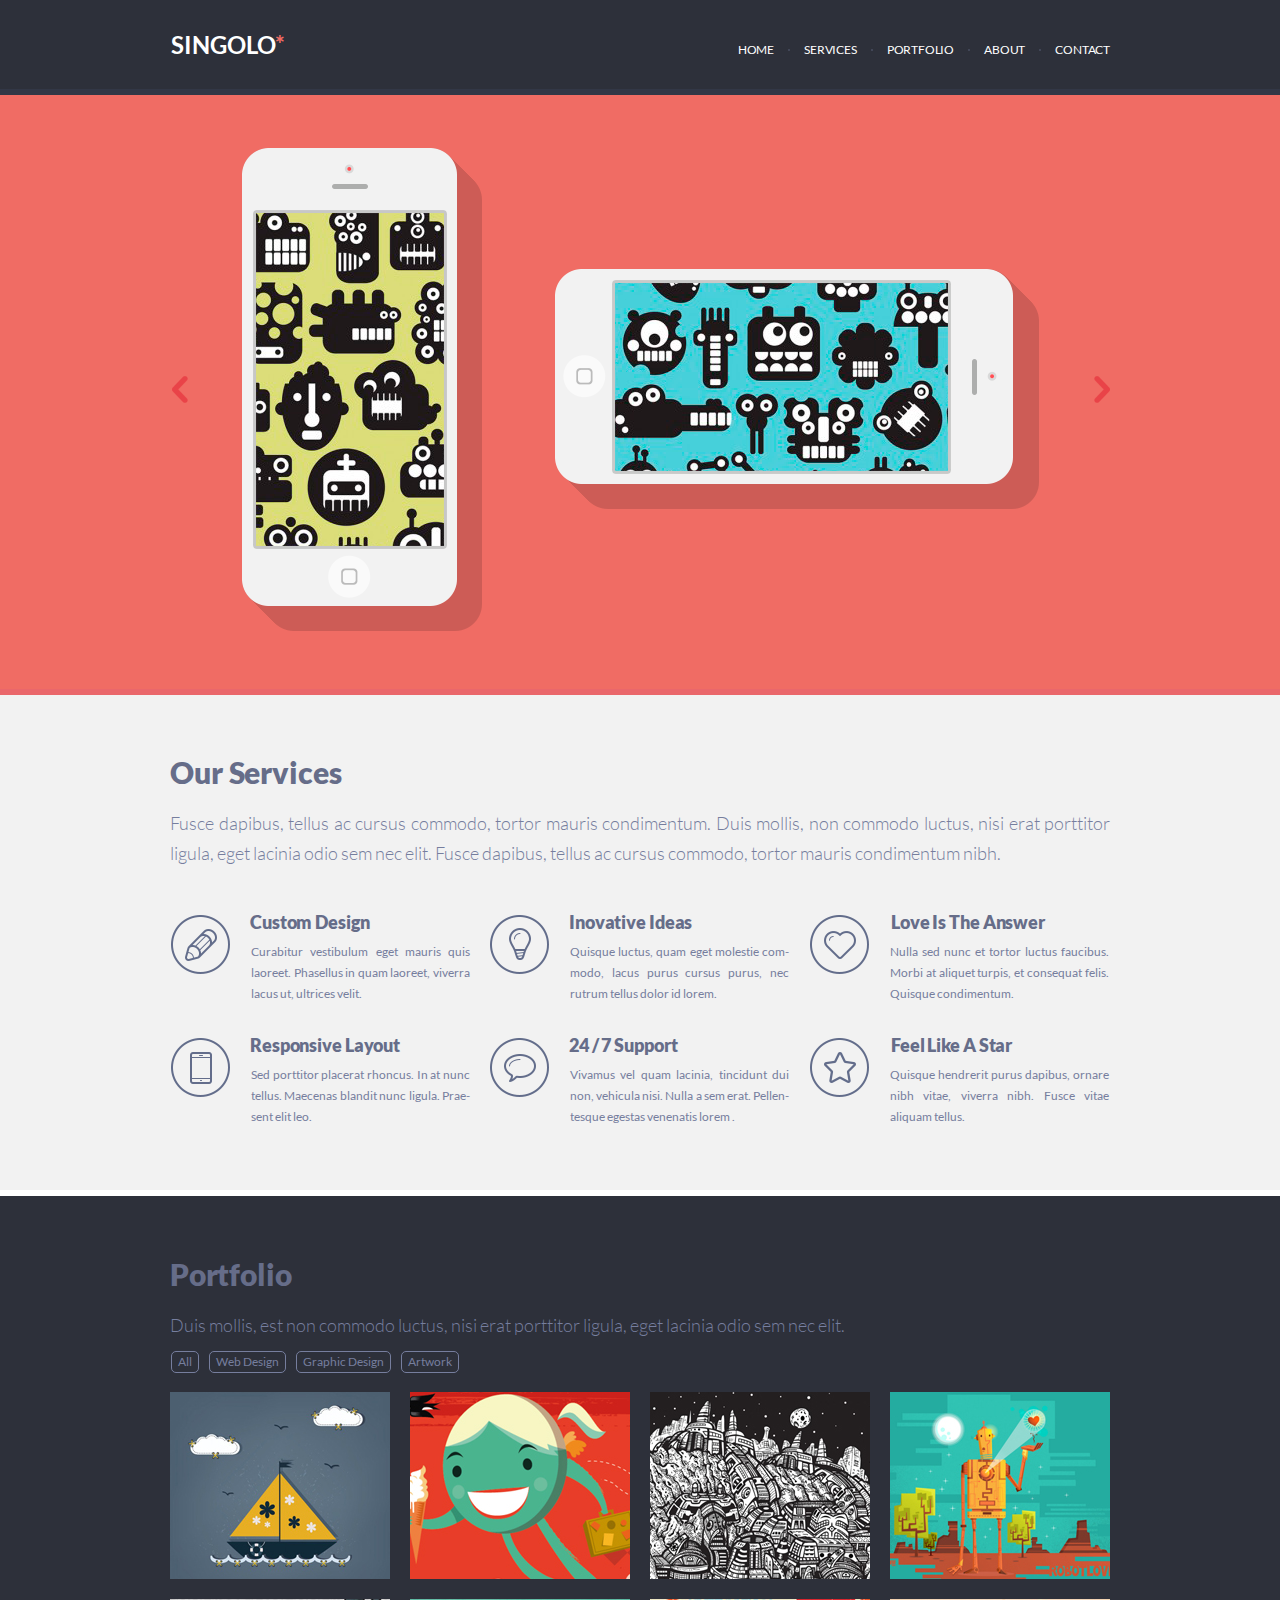
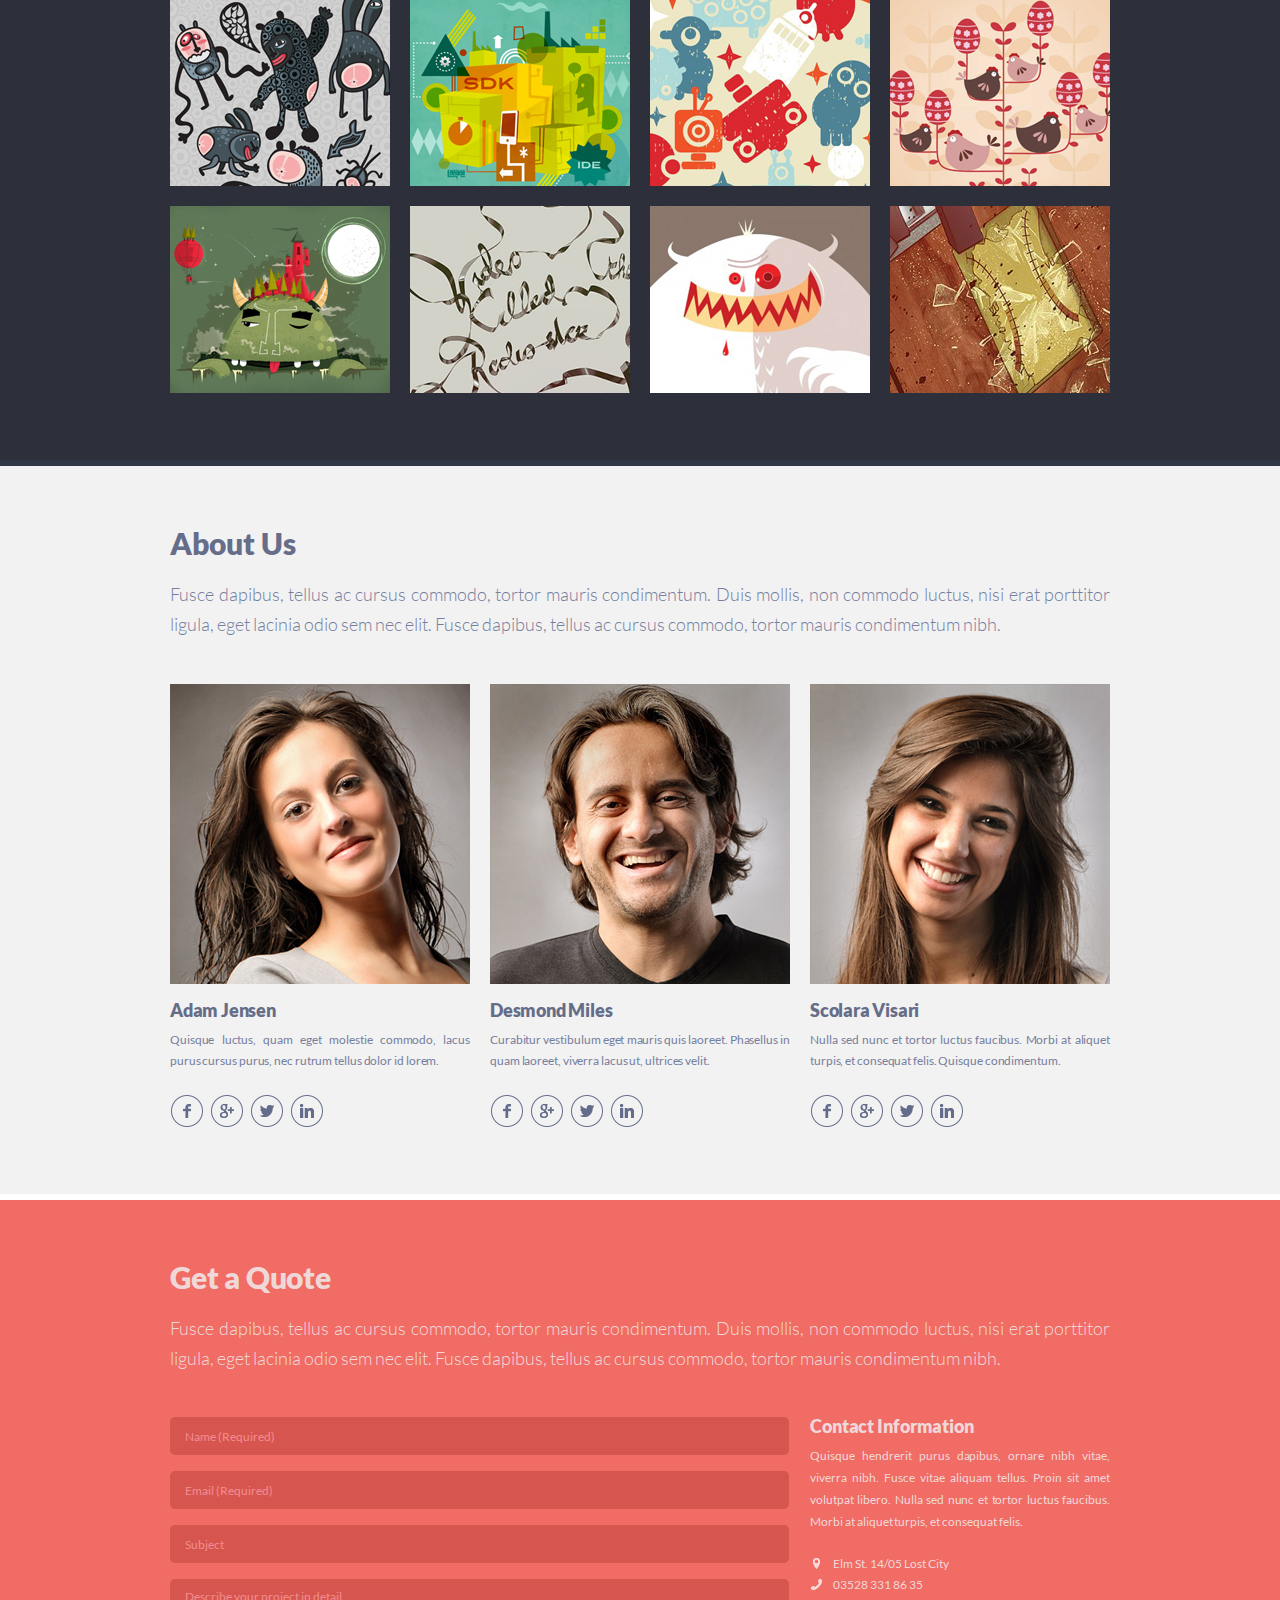
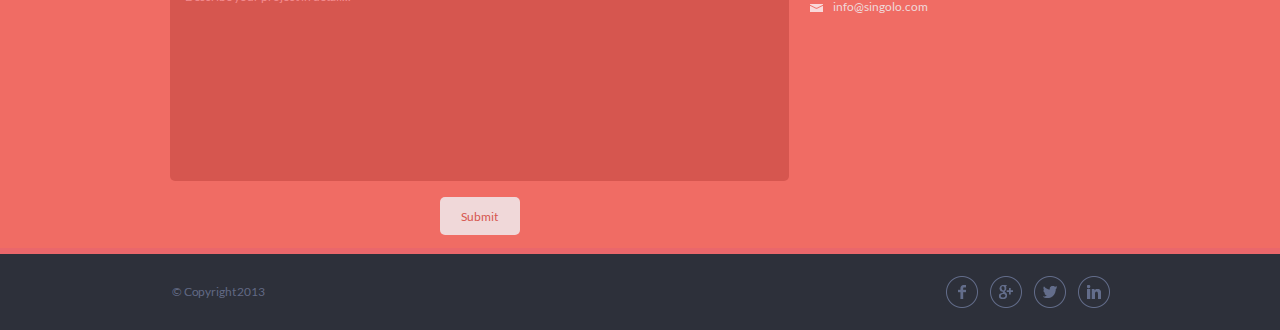
<file: index.html>
<!DOCTYPE html>
<html lang="en">

	<head>
		<meta charset="UTF-8">
		<meta name="viewport" content="width=device-width, initial-scale=1.0">
		<title>Singolo</title>
		<link rel="stylesheet" href="style.css">
	</head>

	<body>
		<header>
			<div class="wrapper">
				<div class="logo">
					<h1 class="logo-text">Singolo<span class="logo-color">*</span></h1>
				</div>
				<nav class="header-navigation">
					<ul class="menu">
						<li class="menu-item">
							<a href="#" class="menu-link">Home</a>
						</li>
						
						<li class="menu-item">
							<a href="#" class="menu-link">Services</a>
						</li>
						
						<li class="menu-item">
							<a href="#" class="menu-link">Portfolio</a>
						</li>
						
						<li class="menu-item">
							<a href="#" class="menu-link">About</a>
						</li>
						
						<li class="menu-item">
							<a href="#" class="menu-link">Contact</a>
						</li>

					</ul>
				</nav>
			</div>
		</header>
		<main>
			<section class="slider">
				<div class="wrapper">
					<button class="chev-prev">
						<img src="assets/img/сhevl.png" alt="prev">
					</button>
					<img src="assets/img/iphoneV.png" alt="verticaliphone" class="iphone-vertical">
					<img src="assets/img/iphoneG.png" alt="horizontaliphone" class="iphone-horizontal">
					<button class="chev-next">
							<img src="assets/img/chevr.png" alt="next">
					</button>
				</div>
			</section>
			<section class="services">
				<div class="wrapper">
						<h2 class="title">Our Services</h2>
        		<p class="description">
          		Fusce dapibus, tellus ac cursus commodo, tortor mauris condimentum.
          		Duis mollis, non commodo luctus, nisi erat porttitor ligula, eget
          		lacinia odio sem nec elit. Fusce dapibus, tellus ac cursus commodo,
          		tortor mauris condimentum nibh.
						</p>
					<div class="row">
						<div class="column">
							<div class="item-row">
								<img src="assets/img/pen.png" alt="pen" class="item-image" />
								<div class="item-text">
              		<h3 class="item-title">Custom Design</h3>
              		<p class="item-description">
                		Curabitur vestibulum eget mauris quis laoreet. Phasellus in
                		quam laoreet, viverra lacus ut, ultrices velit.
									</p>
								</div>
							</div>
						</div>
						<div class="column ">
							<div class="item-row">
								<img src="assets/img/Bulb.png" alt="bulb" class="item-image" />
								<div class="item-text">
									<h3 class="item-title">Inovative Ideas</h3>
									<p class="item-description">
										Quisque luctus, quam eget molestie com&shy;modo, lacus purus cursus
										purus, nec rutrum tellus dolor id lorem.
									</p>
								</div>
							</div>
						</div>
						<div class="column">
							<div class="item-row">
								<img src="assets/img/Heart.png" alt="heart" class="item-image" />
								<div class="item-text">
									<h3 class="item-title item-title-bug">Love Is The Answer</h3>
              		<p class="item-description">
                		Nulla sed nunc et tortor luctus faucibus. Morbi at aliquet
                		turpis, et consequat felis. Quisque condimentum.
              		</p>
								</div>
							</div>
						</div>
					</div>
					<div class="row">
						<div class="column">
							<div class="item-row">
								<img src="assets/img/Phone.png" alt="phone" class="item-image" />
								<div class="item-text">
									<h3 class="item-title">Responsive Layout</h3>
									<p class="item-description">
										Sed porttitor placerat rhoncus. In at nunc tellus. Maecenas
										blandit nunc ligula. Prae&shy;sent elit leo.
									</p>
								</div>
							</div>
						</div>
						<div class="column">
							<div class="item-row">
								<img src="assets/img/Bubble.png" alt="bubble" class="item-image" />
								<div class="item-text">
									<h3 class="item-title">24 / 7 Support</h3>
									<p class="item-description">
										Vivamus vel quam lacinia, tincidunt dui non, vehicula nisi.
										Nulla a sem erat. Pellen&shy;tesque egestas venenatis lorem .
									</p>
								</div>
							</div>
						</div>
						<div class="column">
							<div class="item-row">
								<img src="assets/img/Star.png" alt="star" class="item-image" />
								<div class="item-text">
									<h3 class="item-title item-title-bug">Feel Like A Star</h3>
									<p class="item-description">
										Quisque hendrerit purus dapibus, ornare nibh vitae, viverra
										nibh. Fusce vitae aliquam tellus.
									</p>
								</div>
							</div>
						</div>
					</div>
				</div>
				<div></div>
			</section>
			<section class="portfolio">
				<div class="wrapper">
					<h2 class="portfolio-title">Portfolio</h2>
					<p class="portfolio-description">Duis mollis, est non commodo luctus, nisi erat porttitor ligula, eget lacinia odio sem nec elit.</p>
					<div class="portfolio-buttons">
						<button class="portfolio-button">All</button>
						<button class="portfolio-button">Web Design</button>
						<button class="portfolio-button">Graphic Design</button>
						<button class="portfolio-button">Artwork</button>
					</div>
					<div class="portfolio-images">
						<div class="portfolio-row">
							<div class="portfolio-column">
								<figure><img src="./assets/img/img1.jpg" alt="image 1"></figure>
							</div>
							<div class="portfolio-column">
								<figure><img src="./assets/img/img2.jpg" alt="image 2"></figure>
							</div>
							<div class="portfolio-column">
								<figure><img src="./assets/img/img3.jpg" alt="image 3"></figure>
							</div>
							<div class="portfolio-column">
								<figure><img src="./assets/img/img4.jpg" alt="image 4"></figure>
							</div>

						</div>
						<div class="portfolio-row">
							<div class="portfolio-column">
								<figure><img src="./assets/img/img5.jpg" alt="image 5"></figure>
							</div>
							<div class="portfolio-column">
								<figure><img src="./assets/img/img6.jpg" alt="image 6"></figure>
							</div>
							<div class="portfolio-column">
								<figure><img src="./assets/img/img7.jpg" alt="image 7"></figure>
							</div>
							<div class="portfolio-column">
								<figure><img src="./assets/img/img8.jpg" alt="image 8"></figure>
							</div>
						</div>

						<div class="portfolio-row">
							<div class="portfolio-column">
								<figure><img src="./assets/img/img9.jpg" alt="image 9"></figure>
							</div>
							<div class="portfolio-column">
								<figure><img src="./assets/img/img10.jpg" alt="image 10"></figure>
							</div>
							<div class="portfolio-column">
								<figure><img src="./assets/img/img11.jpg" alt="image 11"></figure>
							</div>
							<div class="portfolio-column">
								<figure><img src="./assets/img/img12.jpg" alt="image 12"></figure>
							</div>
						</div>
					</div>
				</div>
			</section>
			<section class="about"> 
				<div class="wrapper">
					<h2 class="about-title">About Us</h2>
					<p class="about-description">Fusce dapibus, tellus ac cursus commodo, tortor mauris condimentum. Duis mollis, non commodo luctus, nisi erat porttitor ligula, eget lacinia odio sem nec elit. Fusce dapibus, tellus ac cursus commodo, tortor mauris condimentum nibh.</p>
					<div class="about-row">
						<div class="about-column">
							<img src="assets/img/girl-1.jpg" alt="Girl-1" class="worker-image">
							<h2 class="worker-name">Adam Jensen</h2>
							<p class="worker-description">Quisque luctus, quam eget molestie commodo, lacus purus cursus purus, nec rutrum tellus dolor id lorem.</p>
							<div class="contacts">
								<a href="#" class="contacts-link"> <img src="assets/img/facebook.png" alt="Facebook"> </a>
								<a href="#" class="contacts-link"> <img src="assets/img/google.png" alt="Google"> </a>
								<a href="#" class="contacts-link"> <img src="assets/img/twitter.png" alt="twitter"> </a>
								<a href="#" class="contacts-link"> <img src="assets/img/linkedin.png" alt="linkedin"> </a>
							</div>
						</div>
						<div class="about-column">
							<img src="assets/img/man-1.jpg" alt="Man-1" class="worker-image">
							<h2 class="worker-name">Desmond Miles</h2>
							<p class="worker-description">Curabitur vestibulum eget mauris quis laoreet. Phasellus in quam laoreet, viverra lacus ut, ultrices velit.</p>
							<div class="contacts">
								<a href="" class="contacts-link"> <img src="assets/img/facebook.png" alt="Facebook"> </a>
								<a href="" class="contacts-link"> <img src="assets/img/google.png" alt="Google"> </a>
								<a href="" class="contacts-link"> <img src="assets/img/twitter.png" alt="twitter"> </a>
								<a href="" class="contacts-link"> <img src="assets/img/linkedin.png" alt="linkedin"> </a>
							</div>
						</div>
						<div class="about-column">
							<img src="assets/img/girl-2.jpg" alt="girl-2" class="worker-image">
							<h2 class="worker-name">Scolara Visari</h2>
							<p class="worker-description">Nulla sed nunc et tortor luctus faucibus. Morbi at aliquet turpis, et consequat felis. Quisque condimentum.</p>
							<div class="contacts">
								<a href="" class="contacts-link"> <img src="assets/img/facebook.png" alt="Facebook"> </a>
								<a href="" class="contacts-link"> <img src="assets/img/google.png" alt="Google"> </a>
								<a href="" class="contacts-link"> <img src="assets/img/twitter.png" alt="twitter"> </a>
								<a href="" class="contacts-link"> <img src="assets/img/linkedin.png" alt="linkedin"> </a>
							</div>
						</div>
					</div>
				</div>
			</section>
			<section class="quote">
				<div class="wrapper">
						<h2 class="quote-title">Get a Quote</h2>
						<p class="quote-description">Fusce dapibus, tellus ac cursus commodo, tortor mauris condimentum. Duis
								mollis, non commodo luctus, nisi erat porttitor ligula, eget lacinia odio sem nec elit. Fusce
								dapibus,
								tellus ac cursus commodo, tortor mauris condimentum nibh.</p>
						<div class="quote-row">
							<div class="quote-column">
								<form action="" class="quote-form">
									<input class="input-row"" type="text" placeholder="Name (Required)" required>
									<input class="input-row"" type="email" placeholder="Email (Required)" required>
									<input class="input-row"" type="text" placeholder="Subject">
									<textarea class="textarea-row""  name="" id="" cols="30" rows="10" placeholder="Describe your project in detail..."></textarea>
									<input type="submit" value="Submit" class="submit-button">
								</form>
							</div>
							<div class="quote-contacts">
								<h3 class="contacts-title">Contact Information</h3>
								<p class="contacts-description">Quisque hendrerit purus dapibus, ornare nibh vitae, viver&shy;ra
										nibh. Fusce vitae aliquam tellus. Proin sit amet volutpat libero. Nulla sed nunc et tortor
										luctus faucibus. Morbi at aliquet turpis, et consequat felis. </p>
								<div class="contacts-links">
										<p class="contacts-links-row" > <img src="assets/img/location.png" alt="location" class="location"> Elm St. 14/05 Lost City </p>
										<a class="contacts-links-row" href="tel:035283318635"> <img src="assets/img/phone2.png" alt="phone" class="phone"> 03528 331 86 35 </a>
										<a class="contacts-links-row" href="mailto:info@singolo.com"> <img src="assets/img/mail.png" alt="mail" class="mail"> info@singolo.com </a>	
							</div>	
							</div>
						</div>
					</div>
				</div>
		 </section>
		</main>
		<footer class="footer">
	 		<div class="wrapper">
	 			<div class="footer-row">
	 				<div class="footer-copyright">
	 						<p class="copyright-text">© Copyright 2013</p>
	 				</div>
	 				<div class="footer-links">
	 					<div class="footer-contacts">
	 						<a href="#" class="contacts-link"> <img class="contacts-link-image" src="assets/img/facebook.png" alt="Facebook"> </a>
	 						<a href="#" class="contacts-link"> <img class="contacts-link-image" src="assets/img/google.png" alt="Google"> </a>
	 						<a href="#" class="contacts-link"> <img class="contacts-link-image" src="assets/img/twitter.png" alt="twitter"> </a>
	 						<a href="#" class="contacts-link"> <img class="contacts-link-image" src="assets/img/linkedin.png" alt="linkedin"> </a>
	 					</div>
	 				</div>
	 			</div>	
	 		</div>
	  </footer>
	</body>
</html>
</file>
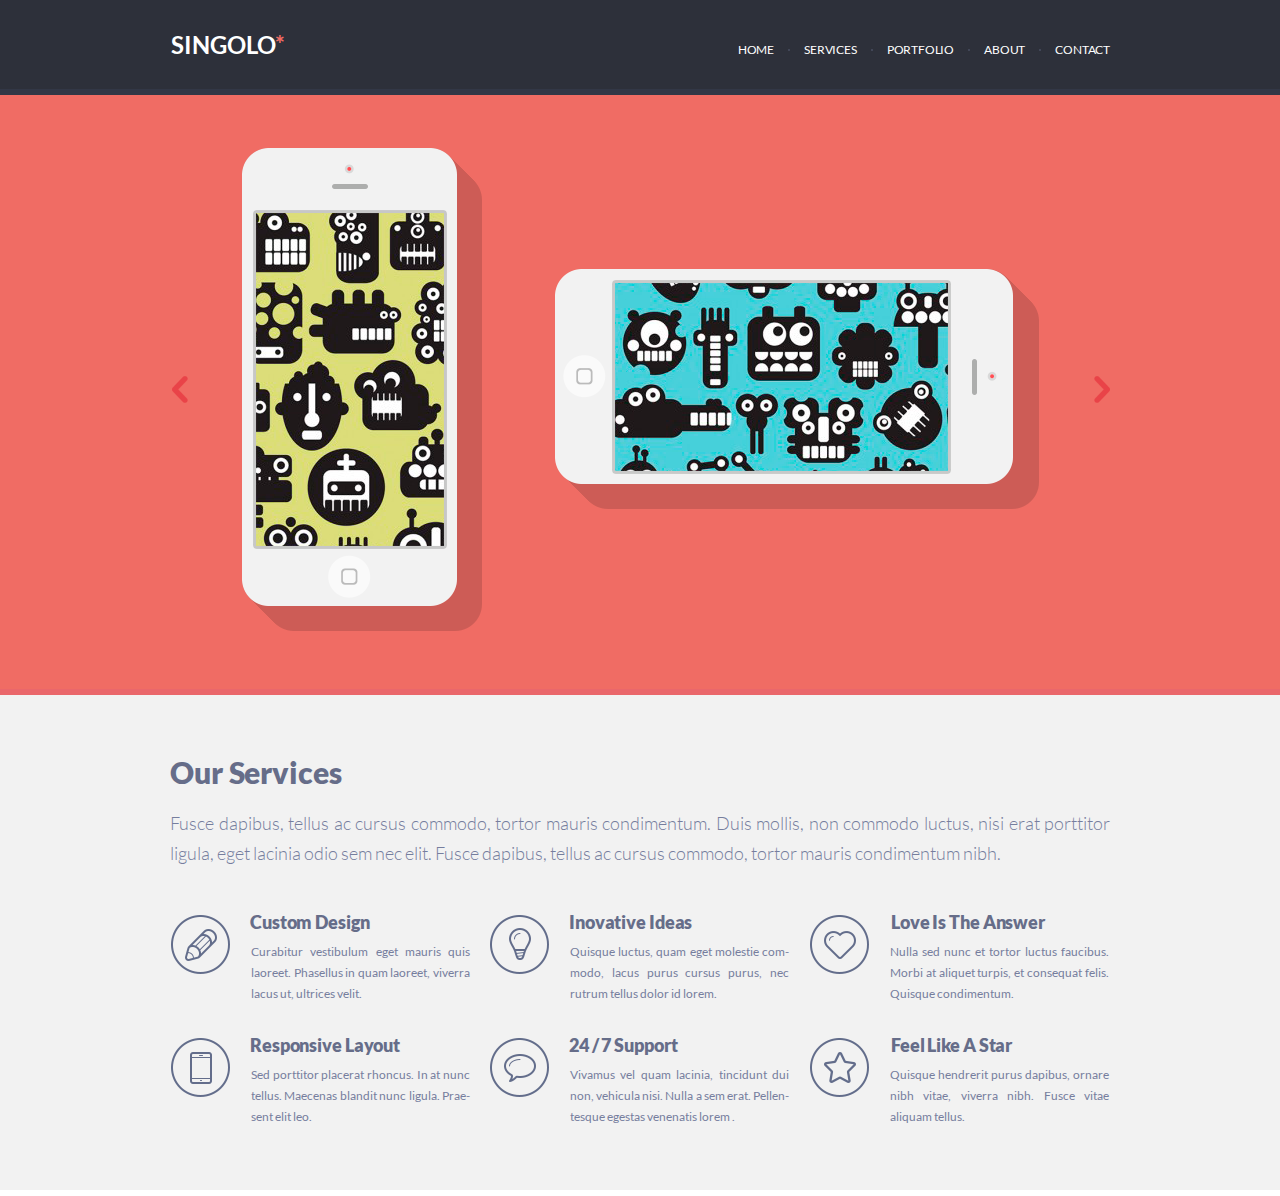
<file: singolo1.html>
<!DOCTYPE html>
<html lang="en">

	<head>
		<meta charset="UTF-8">
		<meta name="viewport" content="width=device-width, initial-scale=1.0">
		<title>Singolo</title>
		<link rel="stylesheet" href="singolo1.css">
	</head>

	<body>
		<header>
			<div class="wrapper">
				<div class="logo">
					<h1 class="logo-text">Singolo<span class="logo-color">*</span></h1>
				</div>
				<nav class="header-navigation">
					<ul class="menu">
						<li class="menu-item">
							<a href="#" class="menu-link">Home</a>
						</li>
						
						<li class="menu-item">
							<a href="#" class="menu-link">Services</a>
						</li>
						
						<li class="menu-item">
							<a href="#" class="menu-link">Portfolio</a>
						</li>
						
						<li class="menu-item">
							<a href="#" class="menu-link">About</a>
						</li>
						
						<li class="menu-item">
							<a href="#" class="menu-link">Contact</a>
						</li>

					</ul>
				</nav>
			</div>
		</header>
		<main>
			<section class="slider">
				<div class="wrapper">
					<button class="chev-prev">
						<img src="assets/img/сhevl.png" alt="prev">
					</button>
					<img src="assets/img/iphoneV.png" alt="verticaliphone" class="iphone-vertical">
					<img src="assets/img/iphoneG.png" alt="horizontaliphone" class="iphone-horizontal">
					<button class="chev-next">
							<img src="assets/img/chevr.png" alt="next">
					</button>
				</div>
			</section>
			<section class="services">
				<div class="wrapper">
						<h2 class="title">Our Services</h2>
        		<p class="description">
          		Fusce dapibus, tellus ac cursus commodo, tortor mauris condimentum.
          		Duis mollis, non commodo luctus, nisi erat porttitor ligula, eget
          		lacinia odio sem nec elit. Fusce dapibus, tellus ac cursus commodo,
          		tortor mauris condimentum nibh.
						</p>
					<div class="row">
						<div class="column">
							<div class="item-row">
								<img src="assets/img/pen.png" alt="pen" class="item-image" />
								<div class="item-text">
              		<h3 class="item-title">Custom Design</h3>
              		<p class="item-description">
                		Curabitur vestibulum eget mauris quis laoreet. Phasellus in
                		quam laoreet, viverra lacus ut, ultrices velit.
									</p>
								</div>
							</div>
						</div>
						<div class="column ">
							<div class="item-row">
								<img src="assets/img/Bulb.png" alt="bulb" class="item-image" />
								<div class="item-text">
									<h3 class="item-title">Inovative Ideas</h3>
									<p class="item-description">
										Quisque luctus, quam eget molestie com&shy;modo, lacus purus cursus
										purus, nec rutrum tellus dolor id lorem.
									</p>
								</div>
							</div>
						</div>
						<div class="column">
							<div class="item-row">
								<img src="assets/img/Heart.png" alt="heart" class="item-image" />
								<div class="item-text">
									<h3 class="item-title item-title-bug">Love Is The Answer</h3>
              		<p class="item-description">
                		Nulla sed nunc et tortor luctus faucibus. Morbi at aliquet
                		turpis, et consequat felis. Quisque condimentum.
              		</p>
								</div>
							</div>
						</div>
					</div>
					<div class="row">
						<div class="column">
							<div class="item-row">
								<img src="assets/img/Phone.png" alt="phone" class="item-image" />
								<div class="item-text">
									<h3 class="item-title">Responsive Layout</h3>
									<p class="item-description">
										Sed porttitor placerat rhoncus. In at nunc tellus. Maecenas
										blandit nunc ligula. Prae&shy;sent elit leo.
									</p>
								</div>
							</div>
						</div>
						<div class="column">
							<div class="item-row">
								<img src="assets/img/Bubble.png" alt="bubble" class="item-image" />
								<div class="item-text">
									<h3 class="item-title">24 / 7 Support</h3>
									<p class="item-description">
										Vivamus vel quam lacinia, tincidunt dui non, vehicula nisi.
										Nulla a sem erat. Pellen&shy;tesque egestas venenatis lorem .
									</p>
								</div>
							</div>
						</div>
						<div class="column">
							<div class="item-row">
								<img src="assets/img/Star.png" alt="star" class="item-image" />
								<div class="item-text">
									<h3 class="item-title item-title-bug">Feel Like A Star</h3>
									<p class="item-description">
										Quisque hendrerit purus dapibus, ornare nibh vitae, viverra
										nibh. Fusce vitae aliquam tellus.
									</p>
								</div>
							</div>
						</div>
					</div>
				</div>
			</section>
		</main>
	</body>
</html>
</file>
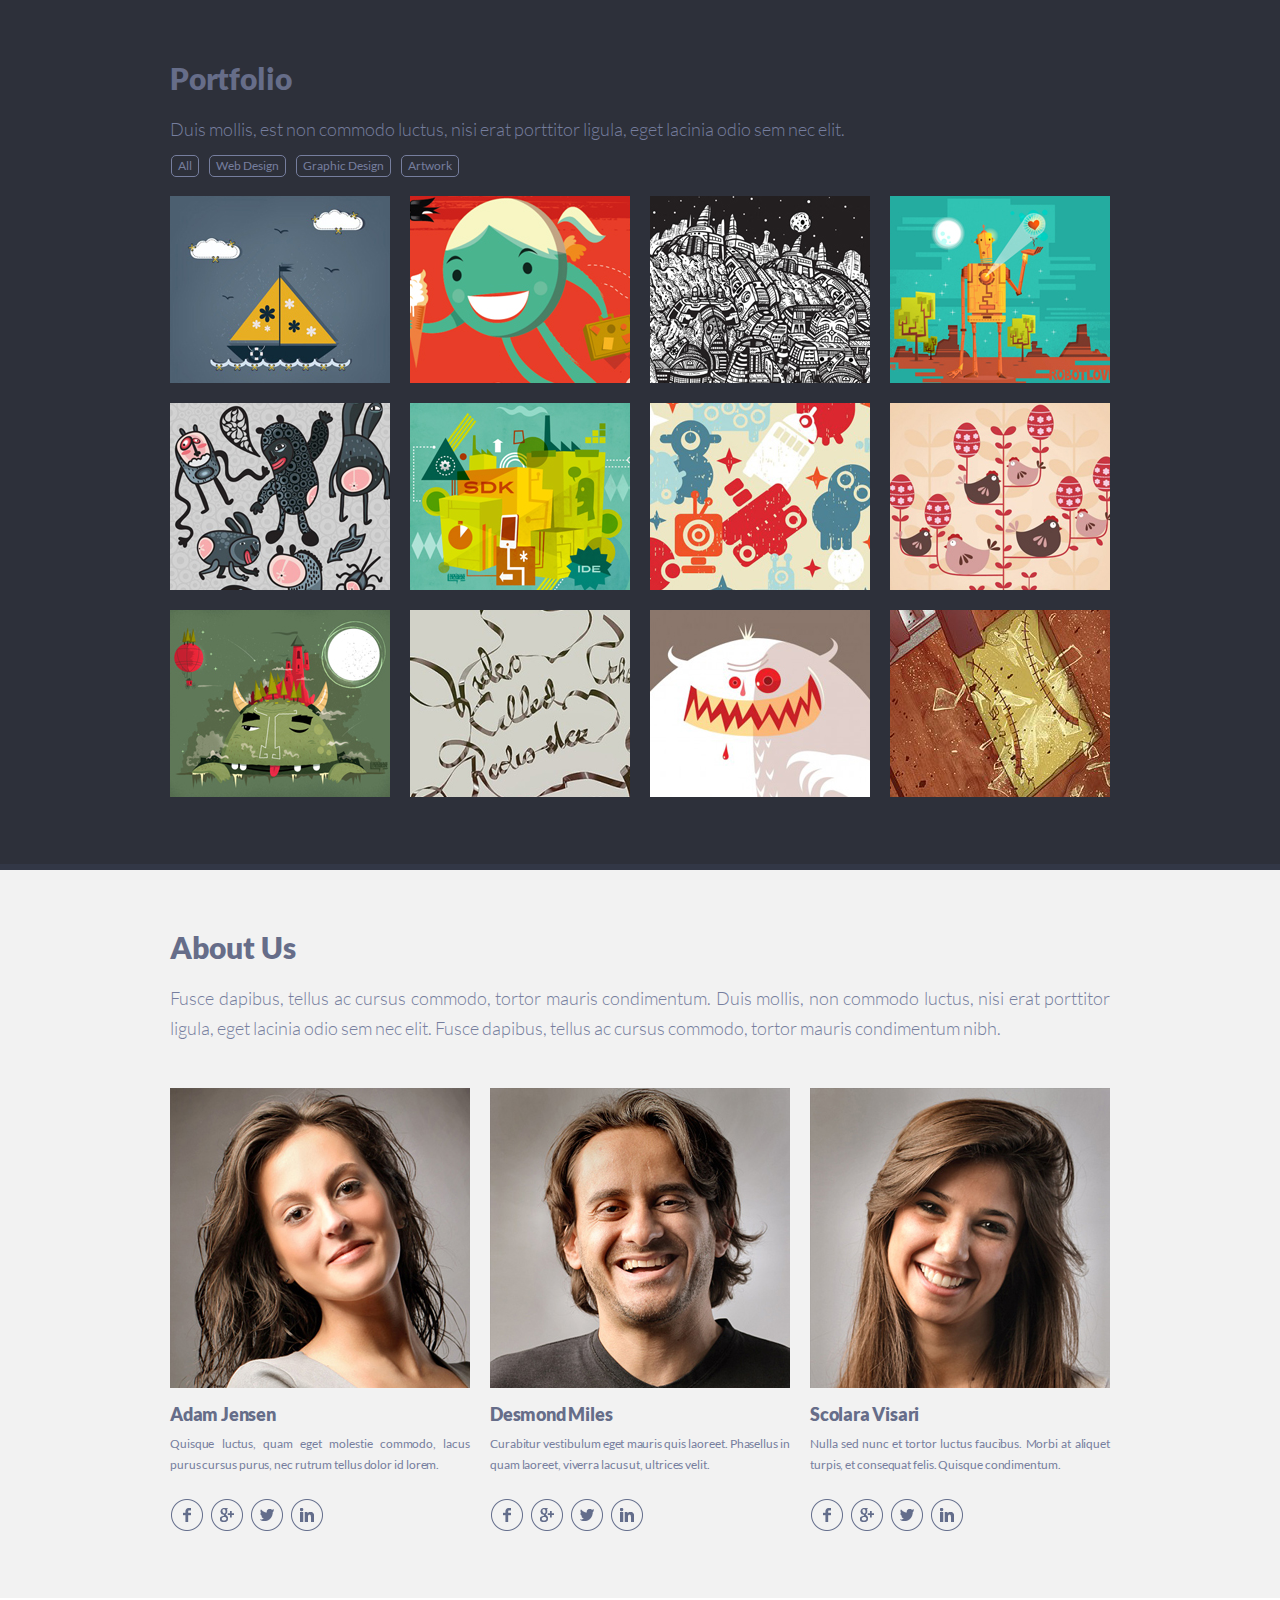
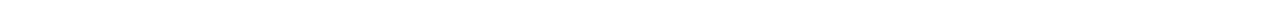
<file: singolo2.html>
<!DOCTYPE html>
<html lang="en">

	<head>
		<meta charset="UTF-8">
		<meta name="viewport" content="width=device-width, initial-scale=1.0">
		<title>Singolo 2</title>
		<link rel="stylesheet" href="singolo2.css">
	</head>

	<body>
		<main class="main">
			<section class="portfolio">
				<div class="wrapper">
					<h2 class="portfolio-title">Portfolio</h2>
					<p class="portfolio-description">Duis mollis, est non commodo luctus, nisi erat porttitor ligula, eget lacinia odio sem nec elit.</p>
					<div class="portfolio-buttons">
						<button class="portfolio-button">All</button>
						<button class="portfolio-button">Web Design</button>
						<button class="portfolio-button">Graphic Design</button>
						<button class="portfolio-button">Artwork</button>
					</div>
					<div class="portfolio-images">
						<div class="portfolio-row">
							<div class="portfolio-column">
								<figure><img src="./assets/img/img1.jpg" alt="image 1"></figure>
							</div>
							<div class="portfolio-column">
								<figure><img src="./assets/img/img2.jpg" alt="image 2"></figure>
							</div>
							<div class="portfolio-column">
								<figure><img src="./assets/img/img3.jpg" alt="image 3"></figure>
							</div>
							<div class="portfolio-column">
								<figure><img src="./assets/img/img4.jpg" alt="image 4"></figure>
							</div>

						</div>
						<div class="portfolio-row">
							<div class="portfolio-column">
								<figure><img src="./assets/img/img5.jpg" alt="image 5"></figure>
							</div>
							<div class="portfolio-column">
								<figure><img src="./assets/img/img6.jpg" alt="image 6"></figure>
							</div>
							<div class="portfolio-column">
								<figure><img src="./assets/img/img7.jpg" alt="image 7"></figure>
							</div>
							<div class="portfolio-column">
								<figure><img src="./assets/img/img8.jpg" alt="image 8"></figure>
							</div>
						</div>

						<div class="portfolio-row">
							<div class="portfolio-column">
								<figure><img src="./assets/img/img9.jpg" alt="image 9"></figure>
							</div>
							<div class="portfolio-column">
								<figure><img src="./assets/img/img10.jpg" alt="image 10"></figure>
							</div>
							<div class="portfolio-column">
								<figure><img src="./assets/img/img11.jpg" alt="image 11"></figure>
							</div>
							<div class="portfolio-column">
								<figure><img src="./assets/img/img12.jpg" alt="image 12"></figure>
							</div>
						</div>
					</div>
				</div>
			</section>
			<section class="about"> 
				<div class="wrapper">
					<h2 class="about-title">About Us</h2>
					<p class="about-description">Fusce dapibus, tellus ac cursus commodo, tortor mauris condimentum. Duis mollis, non commodo luctus, nisi erat porttitor ligula, eget lacinia odio sem nec elit. Fusce dapibus, tellus ac cursus commodo, tortor mauris condimentum nibh.</p>
					<div class="about-row">
						<div class="about-column">
							<img src="assets/img/girl-1.jpg" alt="Girl-1" class="worker-image">
							<h2 class="worker-name">Adam Jensen</h2>
							<p class="worker-description">Quisque luctus, quam eget molestie commodo, lacus purus cursus purus, nec rutrum tellus dolor id lorem.</p>
							<div class="contacts">
								<a href="#" class="contacts-link"> <img src="assets/img/facebook.png" alt="Facebook"> </a>
								<a href="#" class="contacts-link"> <img src="assets/img/google.png" alt="Google"> </a>
								<a href="#" class="contacts-link"> <img src="assets/img/twitter.png" alt="twitter"> </a>
								<a href="#" class="contacts-link"> <img src="assets/img/linkedin.png" alt="linkedin"> </a>
							</div>
						</div>
						<div class="about-column">
							<img src="assets/img/man-1.jpg" alt="Man-1" class="worker-image">
							<h2 class="worker-name">Desmond Miles</h2>
							<p class="worker-description">Curabitur vestibulum eget mauris quis laoreet. Phasellus in quam laoreet, viverra lacus ut, ultrices velit.</p>
							<div class="contacts">
								<a href="" class="contacts-link"> <img src="assets/img/facebook.png" alt="Facebook"> </a>
								<a href="" class="contacts-link"> <img src="assets/img/google.png" alt="Google"> </a>
								<a href="" class="contacts-link"> <img src="assets/img/twitter.png" alt="twitter"> </a>
								<a href="" class="contacts-link"> <img src="assets/img/linkedin.png" alt="linkedin"> </a>
							</div>
						</div>
						<div class="about-column">
							<img src="assets/img/girl-2.jpg" alt="girl-2" class="worker-image">
							<h2 class="worker-name">Scolara Visari</h2>
							<p class="worker-description">Nulla sed nunc et tortor luctus faucibus. Morbi at aliquet turpis, et consequat felis. Quisque condimentum.</p>
							<div class="contacts">
								<a href="" class="contacts-link"> <img src="assets/img/facebook.png" alt="Facebook"> </a>
								<a href="" class="contacts-link"> <img src="assets/img/google.png" alt="Google"> </a>
								<a href="" class="contacts-link"> <img src="assets/img/twitter.png" alt="twitter"> </a>
								<a href="" class="contacts-link"> <img src="assets/img/linkedin.png" alt="linkedin"> </a>
							</div>
						</div>
					</div>
				</div>
			</section>
		</main>
	</body>
</html>
</file>
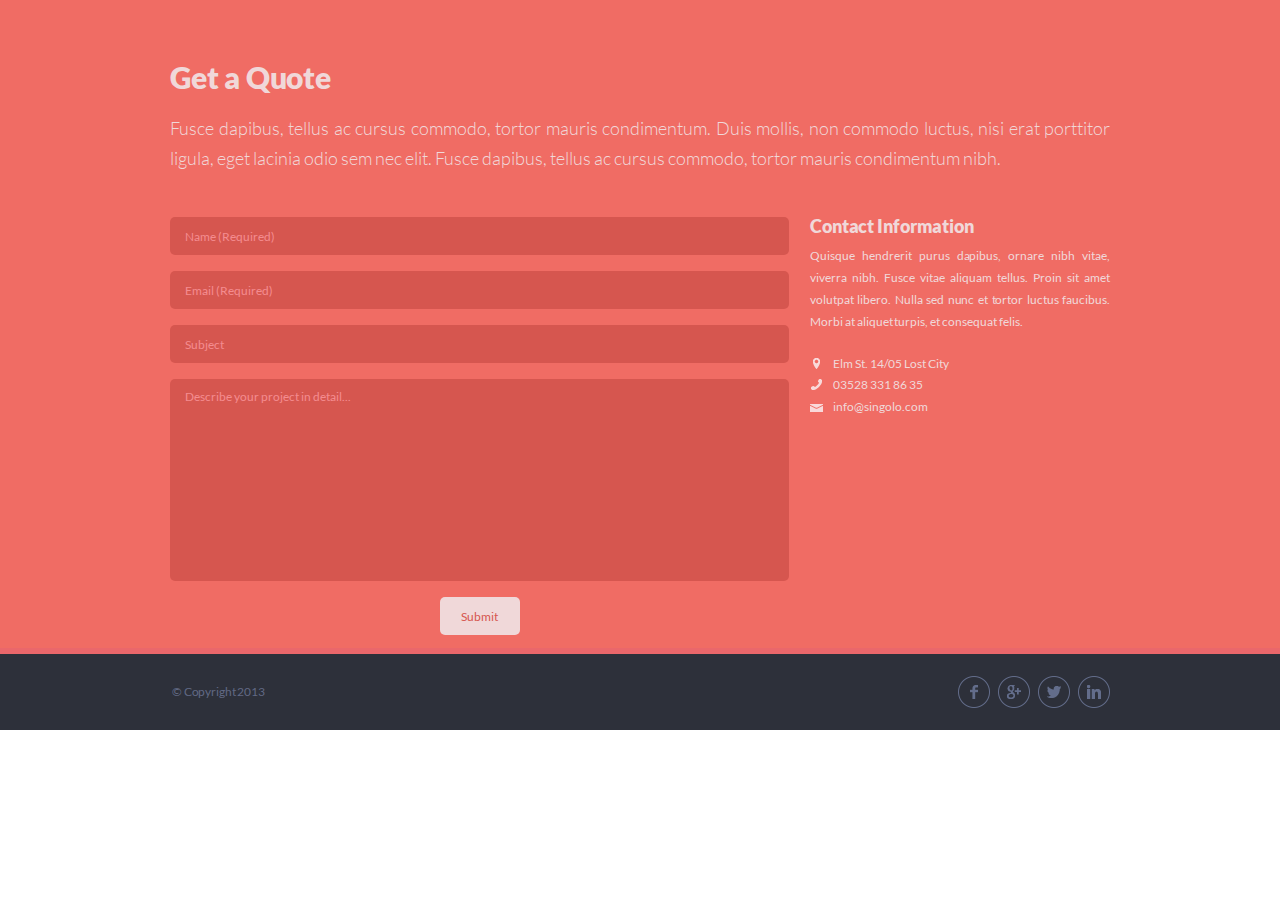
<file: singolo3.html>
<!DOCTYPE html>
<html lang="en">

	<head>
		<meta charset="UTF-8">
		<meta name="viewport" content="width=device-width, initial-scale=1.0">
		<title>Singolo 3</title>
		<link rel="stylesheet" href="singolo3.css">
	</head>

	<body>
		<main class="main">
			<section class="quote">
				<div class="wrapper">
						<h2 class="quote-title">Get a Quote</h2>
						<p class="quote-description">Fusce dapibus, tellus ac cursus commodo, tortor mauris condimentum. Duis
								mollis, non commodo luctus, nisi erat porttitor ligula, eget lacinia odio sem nec elit. Fusce
								dapibus,
								tellus ac cursus commodo, tortor mauris condimentum nibh.</p>
						<div class="quote-row">
							<div class="quote-column">
								<form action="" class="quote-form">
									<input class="input-row"" type="text" placeholder="Name (Required)" required>
									<input class="input-row"" type="email" placeholder="Email (Required)" required>
									<input class="input-row"" type="text" placeholder="Subject">
									<textarea class="textarea-row""  name="" id="" cols="30" rows="10" placeholder="Describe your project in detail..."></textarea>
									<input type="submit" value="Submit" class="submit-button">
								</form>
							</div>
							<div class="quote-contacts">
								<h3 class="contacts-title">Contact Information</h3>
								<p class="contacts-description">Quisque hendrerit purus dapibus, ornare nibh vitae, viver&shy;ra
										nibh. Fusce vitae aliquam tellus. Proin sit amet volutpat libero. Nulla sed nunc et tortor
										luctus faucibus. Morbi at aliquet turpis, et consequat felis. </p>
								<div class="contacts-links">
										<p class="contacts-links-row" > <img src="assets/img/location.png" alt="location" class="location"> Elm St. 14/05 Lost City </p>
										<a class="contacts-links-row" href="tel:035283318635"> <img src="assets/img/phone2.png" alt="phone" class="phone"> 03528 331 86 35 </a>
										<a class="contacts-links-row" href="mailto:info@singolo.com"> <img src="assets/img/mail.png" alt="mail" class="mail"> info@singolo.com </a>	
							</div>	
							</div>
						</div>
					</div>
				</div>
		 </section>
		</main>
		<footer class="footer">
	 		<div class="wrapper">
	 			<div class="footer-row">
	 				<div class="footer-copyright">
	 						<p class="copyright-text">© Copyright 2013</p>
	 				</div>
	 				<div class="footer-links">
	 					<div class="footer-contacts">
	 						<a href="#" class="contacts-link"> <img class="contacts-link-image" src="assets/img/facebook.png" alt="Facebook"> </a>
	 						<a href="#" class="contacts-link"> <img class="contacts-link-image" src="assets/img/google.png" alt="Google"> </a>
	 						<a href="#" class="contacts-link"> <img class="contacts-link-image" src="assets/img/twitter.png" alt="twitter"> </a>
	 						<a href="#" class="contacts-link"> <img class="contacts-link-image" src="assets/img/linkedin.png" alt="linkedin"> </a>
	 					</div>
	 				</div>
	 			</div>	
	 		</div>
	  </footer>
	</body>
</html>
</file>
<file: style.css>
* {
  padding: 0;
  margin: 0;
}

@font-face {
  font-family: "Lato";
  src: url("assets/fonts/Lato-Black.woff2") format("woff2"),
    url("assets/fonts/Lato-Black.woff") format("woff");

  font-weight: 900;
  font-style: normal;
}

@font-face {
  font-family: "Lato";
  src: url("assets/fonts/Lato-Bold.woff2") format("woff2"),
    url("assets/fonts/Lato-Bold.woff") format("woff");

  font-weight: 700;
  font-style: normal;
}

@font-face {
  font-family: "Lato";
  src: url("assets/fonts/Lato-Light.woff2") format("woff2"),
    url("assets/fonts/Lato-Light.woff") format("woff");

  font-weight: 300;
  font-style: normal;
}

@font-face {
  font-family: "Lato";
  src: url("./assets/fonts/Lato-Regular.woff2") format("woff2"),
    url("./assets/fonts/Lato-Regular.woff") format("woff");

  font-weight: 400;
  font-style: normal;
}

header {
  height: 89px;
  background-color: #2d303a;
  border-bottom: 6px solid #323746;
}

.wrapper {
  max-width: 1020px;
  margin: 0 auto;
}

header > .wrapper {
  display: flex;
  flex-direction: row;
  align-items: baseline;
  justify-content: space-between;
}

.logo {
  padding: 29px 0;
  margin-left: 41px;
  font-family: "Lato", sans-serif;
  font-size: 12px;
  color: #fff;
  text-transform: uppercase;
}

.logo-color {
  color: #f06c64;
}

.header-navigation {
  margin-top: 40px;
  margin-right: 40px;
}

.menu {
  display: flex;
  flex-direction: row;
  list-style: none;
}

.menu-item:not(:last-child) {
  padding-right: 30.2px;
}

.menu-item:not(:last-child)::after {
  position: absolute;
  top: 49px;
  width: 2px;
  height: 2px;
  margin-left: 14px;
  content: "";
  background-color: #494e62;
  border-radius: 50%;
}

.menu-link {
  font-family: "Lato", sans-serif;
  font-size: 12px;
  color: #fff;
  text-decoration: none;
  text-transform: uppercase;
  letter-spacing: -0.2px;
}

.menu-link:hover {
  color: #f06c64;
  cursor: pointer;
}

.slider {
  height: 594px;
  background-color: #f06c64;
  border-bottom: 6px solid #ea676b;
}

.slider > .wrapper {
  display: flex;
  flex-direction: row;
  align-items: center;
}

.iphone-vertical {
  padding-top: 53px;
  padding-left: 52px;
}

.iphone-horizontal {
  padding-top: 52px;
  padding-left: 73px;
}

.chev-prev,
.chev-next {
  background-color: rgba(0, 0, 0, 0);
  border: none;
}

.chev-prev {
  padding-top: 55px;
  padding-left: 40px;
}

.chev-next {
  padding-top: 55px;
  padding-left: 53px;
}

.chev-prev:hover,
.chev-next:hover {
  cursor: pointer;
}

.services {
  height: 495px;
  background-color: #f2f2f2;
  border-bottom: 6px solid #fff;
}

.services > .wrapper {
  display: flex;
  flex-direction: column;
}

.title,
.item-title {
  color: #666d89;
}

.item-title,
.item-description {
  width: 219px;
}

.title {
  padding-top: 59px;
  padding-left: 40px;
  font-family: "Lato", sans-serif;
  font-size: 30px;
  font-weight: 900;
  letter-spacing: -0.11px;
}

.description {
  padding-top: 18px;
  padding-right: 40px;
  padding-bottom: 43px;
  padding-left: 40px;
  font-family: "Lato", sans-serif;
  font-size: 18px;
  font-weight: 300;
  line-height: 30px;
  color: #767e9e;
  text-align: justify;
}

.row {
  display: flex;
  flex-direction: row;
  padding-bottom: 38px;
  padding-left: 41px;
}

.column {
  display: flex;
  flex-direction: column;
  width: 300px;
  height: 85px;
}

.column:not(:first-child) {
  padding-left: 19px;
}

.column:last-child {
  padding-left: 20px;
}

.item-row {
  display: flex;
  flex-direction: row;
}

.item-image {
  align-self: start;
  width: 59px;
  padding-top: 4px;
  padding-right: 20px;
  stroke: #666d89;
}

.item-title {
  font-family: "Lato", sans-serif;
  font-size: 18px;
  font-weight: 900;
  letter-spacing: -0.11px;
}

.item-title-bug {
  padding-left: 2px;
}

.item-description {
  padding: 8px 1px 0;
  font-family: "Lato", sans-serif;
  font-size: 12px;
  font-weight: 400;
  line-height: 21px;
  color: #767e9e;
  text-align: justify;
}

.portfolio {
  height: 864px;
  background-color: #2d303a;
  border-bottom: 6px solid #323746;
}

.portfolio-title {
  padding-top: 60px;
  padding-left: 40px;
  font-family: "Lato", sans-serif;
  font-size: 30px;
  font-weight: 900;
  color: #666d89;
  letter-spacing: -0.18px;
}

.portfolio-description {
  padding-top: 22px;
  padding-left: 40px;
  font-family: "Lato", sans-serif;
  font-size: 18px;
  font-weight: 300;
  color: #767e9e;
}

.portfolio-buttons {
  padding-top: 15px;
  padding-left: 41px;
}

.portfolio-button {
  padding: 2.3px 6px 2.3px 6px;
  font-family: "Lato", sans-serif;
  font-size: 12px;
  font-weight: 400;
  color: #767e9e;
  background-color: rgba(0, 0, 0, 0);
  border: 1px solid #767e9e;
  border-radius: 5px;
}

.portfolio-button:not(:first-child) {
  margin-left: 6px;
}

.portfolio-button:hover {
  color: #dedede;
  cursor: pointer;
  border: 1px solid #dedede;
  transition: 0.5s;
}

.portfolio-images {
  padding-top: 19px;
  padding-left: 40px;
}

.portfolio-row {
  display: flex;
  flex-direction: row;
}

.portfolio-row:not(:first-child) {
  padding-top: 16px;
}

.portfolio-column {
  display: flex;
  flex-direction: column;
}

.portfolio-column:not(:first-child) {
  padding-left: 20px;
}

.about {
  height: 728px;
  background-color: #f2f2f2;
  border-bottom: 6px solid #fff;
}

.about-title {
  padding-top: 59px;
  padding-left: 40px;
  font-family: "Lato", sans-serif;
  font-size: 30px;
  font-weight: 900;
  color: #666d89;
}

.about-description {
  padding-top: 18px;
  padding-right: 40px;
  padding-left: 40px;
  font-family: "Lato", sans-serif;
  font-size: 18px;
  font-weight: 300;
  line-height: 30px;
  color: #767e9e;
  text-align: justify;
}

.about-row {
  display: flex;
  flex-direction: row;
  padding-top: 45px;
  padding-left: 40px;
}

.about-column {
  display: flex;
  flex-direction: column;
  justify-content: space-around;
  max-width: 300px;
}

.about-column:not(:first-child) {
  padding-left: 20px;
}

.worker-name {
  padding-top: 15px;
  font-family: "Lato", sans-serif;
  font-size: 18px;
  font-weight: 900;
  color: #666d89;
  letter-spacing: -0.2px;
}

.worker-description {
  padding-top: 8px;
  font-family: "Lato", sans-serif;
  font-size: 12px;
  font-weight: 400;
  line-height: 21px;
  color: #767e9e;
  text-align: justify;
  letter-spacing: -0.09px;
}

.contacts {
  padding-top: 24px;
  padding-left: 1px;
}

.contacts-link {
  text-decoration: none;
}

.contacts-link:not(:first-child) {
  padding-left: 4px;
}

.quote {
  height: 648px;
  background-color: #f06c64;
  border-bottom: 6px solid #ea676b;
}

.quote-title {
  padding-top: 59px;
  padding-left: 40px;
  font-family: "Lato", sans-serif;
  font-size: 30px;
  font-weight: 900;
  color: #f0d8d9;
  letter-spacing: -0.2px;
}

.quote-description {
  padding-top: 18px;
  padding-right: 40px;
  padding-left: 40px;
  font-family: "Lato", sans-serif;
  font-size: 18px;
  font-weight: 300;
  line-height: 30px;
  color: #f0d8d9;
  text-align: justify;
}

.quote-row {
  display: flex;
  flex-direction: row;
  padding-top: 42px;
  padding-left: 40px;
  letter-spacing: -0.11px;
}

.quote-column {
  display: flex;
  flex-direction: column;
  width: 619px;
  margin-top: 2px;
}

.input-row,
.textarea-row {
  box-sizing: border-box;
  display: flex;
  flex-direction: row;
  width: 100%;
  padding-left: 15px;
  margin-bottom: 16px;
  font-family: "Lato", sans-serif;
  font-size: 12px;
  font-weight: 400;
  background-color: #d6564f;
  border: none;
  border-radius: 5px;
}

.quote-form input::placeholder,
textarea::placeholder {
  color: #f48c8f;
}

.input-row {
  height: 38px;
}

.textarea-row {
  height: 202px;
  padding-top: 10px;
  padding-bottom: 42px;
  resize: none;
}

.input-row:hover,
.textarea-row:hover {
  border: 1px solid #f48c8f;
  border-radius: 5px;
}

.submit-button {
  position: relative;
  left: 50%;
  width: 80px;
  height: 38px;
  font-family: "Lato", sans-serif;
  font-size: 12px;
  font-weight: 400;
  color: #d6564f;
  background-color: #f0d8d9;
  border: none;
  border-radius: 5px;
  transform: translate(-50%, 0);
}

.submit-button:hover {
  background-color: #fff;
  border: 1px solid #d6564f;
  border-radius: 5px;
  transition: 0.3s;
}

.quote-contacts {
  display: flex;
  flex-direction: column;
  width: 300px;
  padding-left: 21px;
}

.contacts-title {
  font-family: "Lato", sans-serif;
  font-size: 18px;
  font-weight: 900;
  color: #f0d8d9;
}

.contacts-description {
  padding-top: 8px;
  font-family: "Lato", sans-serif;
  font-size: 12px;
  font-weight: 400;
  line-height: 22px;
  color: #f0d8d9;
  text-align: justify;
  letter-spacing: -0.03px;
}

.contacts-links {
  display: flex;
  flex-direction: column;
  padding-top: 20px;
  font-family: "Lato", sans-serif;
  font-size: 12px;
  font-weight: 400;
  line-height: 21px;
  color: #f0d8d9;
  letter-spacing: 0.004px;
}

.contacts-links-row {
  display: flex;
  flex-direction: row;
  align-items: center;
}

.contacts-links > a {
  padding-bottom: 1px;
  color: #f0d8d9;
  text-decoration: none;
}

.phone,
.location,
.mail {
  margin-right: 10px;
}

.phone {
  padding: 1px;
}

.location {
  padding: 3px;
}

.mail {
  margin-top: 2px;
}

.footer {
  height: 76px;
  background-color: #2d303a;
}

.footer-row {
  display: flex;
  flex-direction: row;
  align-items: center;
  justify-content: space-between;
}

.footer-copyright {
  padding-top: 17px;
  padding-left: 42px;
  font-family: "Lato", sans-serif;
  font-size: 12px;
  font-weight: 400;
  color: #616984;
  letter-spacing: -0.15px;
}

.footer-contacts {
  display: flex;
  flex-direction: row;
  justify-content: flex-end;
  width: 152px;
  padding-top: 22px;
  padding-right: 40px;
  text-decoration: none;
}

.footer-contacts > a:not(:last-child) {
  padding-right: 8px;
}

.contacts-link-image:hover {
  transition: 2s;
  transform: rotate(360deg);
}
</file>
<file: singolo1.css>
* {
  padding: 0;
  margin: 0;
}

@font-face {
  font-family: "Lato";
  src: url("assets/fonts/Lato-Black.woff2") format("woff2"),
    url("assets/fonts/Lato-Black.woff") format("woff");

  font-weight: 900;
  font-style: normal;
}

@font-face {
  font-family: "Lato";
  src: url("assets/fonts/Lato-Bold.woff2") format("woff2"),
    url("assets/fonts/Lato-Bold.woff") format("woff");

  font-weight: 700;
  font-style: normal;
}

@font-face {
  font-family: "Lato";
  src: url("assets/fonts/Lato-Light.woff2") format("woff2"),
    url("assets/fonts/Lato-Light.woff") format("woff");

  font-weight: 300;
  font-style: normal;
}

@font-face {
  font-family: "Lato";
  src: url("./assets/fonts/Lato-Regular.woff2") format("woff2"),
    url("./assets/fonts/Lato-Regular.woff") format("woff");

  font-weight: 400;
  font-style: normal;
}

header {
  height: 89px;
  background-color: #2d303a;
  border-bottom: 6px solid #323746;
}

.wrapper {
  max-width: 1020px;
  margin: 0 auto;
}

header > .wrapper {
  display: flex;
  flex-direction: row;
  align-items: baseline;
  justify-content: space-between;
}

.logo {
  padding: 29px 0;
  margin-left: 41px;
  font-family: "Lato", sans-serif;
  font-size: 12px;
  color: #fff;
  text-transform: uppercase;
}

.logo-color {
  color: #f06c64;
}

.header-navigation {
  margin-top: 40px;
  margin-right: 40px;
}

.menu {
  display: flex;
  flex-direction: row;
  list-style: none;
}

.menu-item:not(:last-child) {
  padding-right: 30.2px;
}

.menu-item:not(:last-child)::after {
  position: absolute;
  top: 49px;
  width: 2px;
  height: 2px;
  margin-left: 14px;
  content: "";
  background-color: #494e62;
  border-radius: 50%;
}

.menu-link {
  font-family: "Lato", sans-serif;
  font-size: 12px;
  color: #fff;
  text-decoration: none;
  text-transform: uppercase;
  letter-spacing: -0.2px;
}

.menu-link:hover {
  color: #f06c64;
  cursor: pointer;
}

.slider {
  height: 594px;
  background-color: #f06c64;
  border-bottom: 6px solid #ea676b;
}

.slider > .wrapper {
  display: flex;
  flex-direction: row;
  align-items: center;
}

.iphone-vertical {
  padding-top: 53px;
  padding-left: 52px;
}

.iphone-horizontal {
  padding-top: 52px;
  padding-left: 73px;
}

.chev-prev,
.chev-next {
  background-color: rgba(0, 0, 0, 0);
  border: none;
}

.chev-prev {
  padding-top: 55px;
  padding-left: 40px;
}

.chev-next {
  padding-top: 55px;
  padding-left: 53px;
}

.chev-prev:hover,
.chev-next:hover {
  cursor: pointer;
}

.services {
  height: 495px;
  background-color: #f2f2f2;
  border-bottom: 6px solid #fff;
}

.services > .wrapper {
  display: flex;
  flex-direction: column;
}

.title,
.item-title {
  color: #666d89;
}

.item-title,
.item-description {
  width: 219px;
}

.title {
  padding-top: 59px;
  padding-left: 40px;
  font-family: "Lato", sans-serif;
  font-size: 30px;
  font-weight: 900;
  letter-spacing: -0.11px;
}

.description {
  padding-top: 18px;
  padding-right: 40px;
  padding-bottom: 43px;
  padding-left: 40px;
  font-family: "Lato", sans-serif;
  font-size: 18px;
  font-weight: 300;
  line-height: 30px;
  color: #767e9e;
  text-align: justify;
}

.row {
  display: flex;
  flex-direction: row;
  padding-bottom: 38px;
  padding-left: 41px;
}

.column {
  display: flex;
  flex-direction: column;
  width: 300px;
  height: 85px;
}

.column:not(:first-child) {
  padding-left: 19px;
}

.column:last-child {
  padding-left: 20px;
}

.item-row {
  display: flex;
  flex-direction: row;
}

.item-image {
  align-self: start;
  width: 59px;
  padding-top: 4px;
  padding-right: 20px;
  stroke: #666d89;
}

.item-title {
  font-family: "Lato", sans-serif;
  font-size: 18px;
  font-weight: 900;
  letter-spacing: -0.11px;
}

.item-title-bug {
  padding-left: 2px;
}

.item-description {
  padding: 8px 1px 0;
  font-family: "Lato", sans-serif;
  font-size: 12px;
  font-weight: 400;
  line-height: 21px;
  color: #767e9e;
  text-align: justify;
}
</file>
<file: singolo2.css>
* {
  padding: 0;
  margin: 0;
}

@font-face {
  font-family: "Lato";
  src: url("assets/fonts/Lato-Black.woff2") format("woff2"),
    url("assets/fonts/Lato-Black.woff") format("woff");

  font-weight: 900;
  font-style: normal;
}

@font-face {
  font-family: "Lato";
  src: url("assets/fonts/Lato-Bold.woff2") format("woff2"),
    url("assets/fonts/Lato-Bold.woff") format("woff");

  font-weight: 700;
  font-style: normal;
}

@font-face {
  font-family: "Lato";
  src: url("assets/fonts/Lato-Light.woff2") format("woff2"),
    url("assets/fonts/Lato-Light.woff") format("woff");

  font-weight: 300;
  font-style: normal;
}

@font-face {
  font-family: "Lato";
  src: url("./assets/fonts/Lato-Regular.woff2") format("woff2"),
    url("./assets/fonts/Lato-Regular.woff") format("woff");

  font-weight: 400;
  font-style: normal;
}

.wrapper {
  max-width: 1020px;
  margin: 0 auto;
}

.portfolio {
  height: 864px;
  background-color: #2d303a;
  border-bottom: 6px solid #323746;
}

.portfolio-title {
  padding-top: 60px;
  padding-left: 40px;
  font-family: "Lato", sans-serif;
  font-size: 30px;
  font-weight: 900;
  color: #666d89;
  letter-spacing: -0.18px;
}

.portfolio-description {
  padding-top: 22px;
  padding-left: 40px;
  font-family: "Lato", sans-serif;
  font-size: 18px;
  font-weight: 300;
  color: #767e9e;
}

.portfolio-buttons {
  padding-top: 15px;
  padding-left: 41px;
}

.portfolio-button {
  padding: 2.3px 6px 2.3px 6px;
  font-family: "Lato", sans-serif;
  font-size: 12px;
  font-weight: 400;
  color: #767e9e;
  background-color: rgba(0, 0, 0, 0);
  border: 1px solid #767e9e;
  border-radius: 5px;
}

.portfolio-button:not(:first-child) {
  margin-left: 6px;
}

.portfolio-button:hover {
  color: #dedede;
  cursor: pointer;
  border: 1px solid #dedede;
  transition: 0.5s;
}

.portfolio-images {
  padding-top: 19px;
  padding-left: 40px;
}

.portfolio-row {
  display: flex;
  flex-direction: row;
}

.portfolio-row:not(:first-child) {
  padding-top: 16px;
}

.portfolio-column {
  display: flex;
  flex-direction: column;
}

.portfolio-column:not(:first-child) {
  padding-left: 20px;
}

.about {
  height: 728px;
  background-color: #f2f2f2;
  border-bottom: 6px solid #fff;
}

.about-title {
  padding-top: 59px;
  padding-left: 40px;
  font-family: "Lato", sans-serif;
  font-size: 30px;
  font-weight: 900;
  color: #666d89;
}

.about-description {
  padding-top: 18px;
  padding-right: 40px;
  padding-left: 40px;
  font-family: "Lato", sans-serif;
  font-size: 18px;
  font-weight: 300;
  line-height: 30px;
  color: #767e9e;
  text-align: justify;
}

.about-row {
  display: flex;
  flex-direction: row;
  padding-top: 45px;
  padding-left: 40px;
}

.about-column {
  display: flex;
  flex-direction: column;
  justify-content: space-around;
  max-width: 300px;
}

.about-column:not(:first-child) {
  padding-left: 20px;
}

.worker-name {
  padding-top: 15px;
  font-family: "Lato", sans-serif;
  font-size: 18px;
  font-weight: 900;
  color: #666d89;
  letter-spacing: -0.2px;
}

.worker-description {
  padding-top: 8px;
  font-family: "Lato", sans-serif;
  font-size: 12px;
  font-weight: 400;
  line-height: 21px;
  color: #767e9e;
  text-align: justify;
  letter-spacing: -0.09px;
}

.contacts {
  padding-top: 24px;
  padding-left: 1px;
}

.contacts-link {
  text-decoration: none;
}

.contacts-link:not(:first-child) {
  padding-left: 4px;
}
</file>
<file: singolo3.css>
* {
  padding: 0;
  margin: 0;
}

@font-face {
  font-family: "Lato";
  src: url("assets/fonts/Lato-Black.woff2") format("woff2"),
    url("assets/fonts/Lato-Black.woff") format("woff");

  font-weight: 900;
  font-style: normal;
}

@font-face {
  font-family: "Lato";
  src: url("assets/fonts/Lato-Bold.woff2") format("woff2"),
    url("assets/fonts/Lato-Bold.woff") format("woff");

  font-weight: 700;
  font-style: normal;
}

@font-face {
  font-family: "Lato";
  src: url("assets/fonts/Lato-Light.woff2") format("woff2"),
    url("assets/fonts/Lato-Light.woff") format("woff");

  font-weight: 300;
  font-style: normal;
}

@font-face {
  font-family: "Lato";
  src: url("./assets/fonts/Lato-Regular.woff2") format("woff2"),
    url("./assets/fonts/Lato-Regular.woff") format("woff");

  font-weight: 400;
  font-style: normal;
}

.wrapper {
  max-width: 1020px;
  margin: 0 auto;
}

.quote {
  height: 648px;
  background-color: #f06c64;
  border-bottom: 6px solid #ea676b;
}

.quote-title {
  padding-top: 59px;
  padding-left: 40px;
  font-family: "Lato", sans-serif;
  font-size: 30px;
  font-weight: 900;
  color: #f0d8d9;
  letter-spacing: -0.2px;
}

.quote-description {
  padding-top: 18px;
  padding-right: 40px;
  padding-left: 40px;
  font-family: "Lato", sans-serif;
  font-size: 18px;
  font-weight: 300;
  line-height: 30px;
  color: #f0d8d9;
  text-align: justify;
}

.quote-row {
  display: flex;
  flex-direction: row;
  padding-top: 42px;
  padding-left: 40px;
  letter-spacing: -0.11px;
}

.quote-column {
  display: flex;
  flex-direction: column;
  width: 619px;
  margin-top: 2px;
}

.input-row,
.textarea-row {
  box-sizing: border-box;
  display: flex;
  flex-direction: row;
  width: 100%;
  padding-left: 15px;
  margin-bottom: 16px;
  font-family: "Lato", sans-serif;
  font-size: 12px;
  font-weight: 400;
  background-color: #d6564f;
  border: none;
  border-radius: 5px;
}

.quote-form input::placeholder,
textarea::placeholder {
  color: #f48c8f;
}

.input-row {
  height: 38px;
}

.textarea-row {
  height: 202px;
  padding-top: 10px;
  padding-bottom: 42px;
  resize: none;
}

.input-row:hover,
.textarea-row:hover {
  border: 1px solid #f48c8f;
  border-radius: 5px;
}

.submit-button {
  position: relative;
  left: 50%;
  width: 80px;
  height: 38px;
  font-family: "Lato", sans-serif;
  font-size: 12px;
  font-weight: 400;
  color: #d6564f;
  background-color: #f0d8d9;
  border: none;
  border-radius: 5px;
  transform: translate(-50%, 0);
}

.submit-button:hover {
  background-color: #fff;
  border: 1px solid #d6564f;
  border-radius: 5px;
  transition: 0.3s;
}

.quote-contacts {
  display: flex;
  flex-direction: column;
  width: 300px;
  padding-left: 21px;
}

.contacts-title {
  font-family: "Lato", sans-serif;
  font-size: 18px;
  font-weight: 900;
  color: #f0d8d9;
}

.contacts-description {
  padding-top: 8px;
  font-family: "Lato", sans-serif;
  font-size: 12px;
  font-weight: 400;
  line-height: 22px;
  color: #f0d8d9;
  text-align: justify;
  letter-spacing: -0.03px;
}

.contacts-links {
  display: flex;
  flex-direction: column;
  padding-top: 20px;
  font-family: "Lato", sans-serif;
  font-size: 12px;
  font-weight: 400;
  line-height: 21px;
  color: #f0d8d9;
  letter-spacing: 0.004px;
}

.contacts-links-row {
  display: flex;
  flex-direction: row;
  align-items: center;
}

.contacts-links > a {
  padding-bottom: 1px;
  color: #f0d8d9;
  text-decoration: none;
}

.phone,
.location,
.mail {
  margin-right: 10px;
}

.phone {
  padding: 1px;
}

.location {
  padding: 3px;
}

.mail {
  margin-top: 2px;
}

.footer {
  height: 76px;
  background-color: #2d303a;
}

.footer-row {
  display: flex;
  flex-direction: row;
  align-items: center;
  justify-content: space-between;
}

.footer-copyright {
  padding-top: 17px;
  padding-left: 42px;
  font-family: "Lato", sans-serif;
  font-size: 12px;
  font-weight: 400;
  color: #616984;
  letter-spacing: -0.15px;
}

.footer-contacts {
  display: flex;
  flex-direction: row;
  justify-content: flex-end;
  width: 152px;
  padding-top: 22px;
  padding-right: 40px;
  text-decoration: none;
}

.footer-contacts > a:not(:last-child) {
  padding-right: 8px;
}

.contacts-link-image:hover {
  transition: 2s;
  transform: rotate(360deg);
}
</file>
